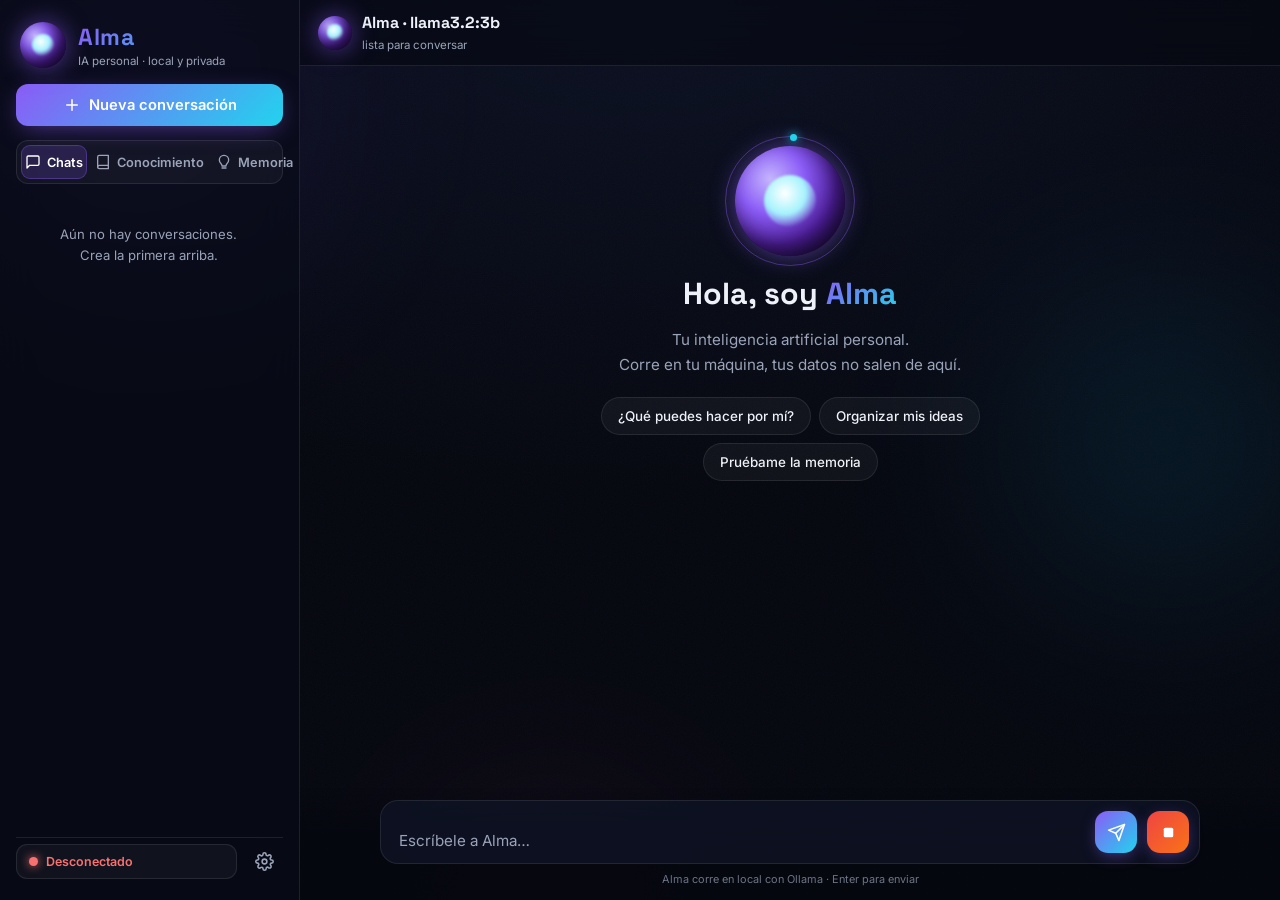
<file: index.html>
<!DOCTYPE html>
<html lang="es">
<head>
<meta charset="UTF-8">
<meta name="viewport" content="width=device-width, initial-scale=1.0, viewport-fit=cover">
<title>Alma — Tu IA personal</title>
<meta name="description" content="Alma: tu inteligencia artificial personal, local y privada.">
<link rel="preconnect" href="https://fonts.googleapis.com">
<link rel="preconnect" href="https://fonts.gstatic.com" crossorigin>
<link href="https://fonts.googleapis.com/css2?family=Space+Grotesk:wght@500;600;700&family=Inter:wght@400;500;600&display=swap" rel="stylesheet">
<link rel="stylesheet" href="styles.css">
</head>
<body>

<div class="bg-scene" aria-hidden="true">
  <div class="blob blob-a"></div>
  <div class="blob blob-b"></div>
  <div class="blob blob-c"></div>
  <div class="grain"></div>
</div>

<div class="app">

  <!-- ============ SIDEBAR ============ -->
  <aside class="sidebar" id="sidebar" aria-label="Panel lateral">
    <div class="brand">
      <div class="orb orb-sm" aria-hidden="true"><span class="orb-core"></span></div>
      <div class="brand-text">
        <h1>Alma</h1>
        <p>IA personal · local y privada</p>
      </div>
    </div>

    <button class="btn-new" id="btnNewChat">
      <svg viewBox="0 0 24 24" fill="none" stroke="currentColor" stroke-width="2" stroke-linecap="round"><path d="M12 5v14M5 12h14"/></svg>
      Nueva conversación
    </button>

    <nav class="tabs" role="tablist">
      <button class="tab active" data-tab="chats" role="tab">
        <svg viewBox="0 0 24 24" fill="none" stroke="currentColor" stroke-width="2" stroke-linecap="round" stroke-linejoin="round"><path d="M21 15a2 2 0 0 1-2 2H7l-4 4V5a2 2 0 0 1 2-2h14a2 2 0 0 1 2 2z"/></svg>
        Chats
      </button>
      <button class="tab" data-tab="knowledge" role="tab">
        <svg viewBox="0 0 24 24" fill="none" stroke="currentColor" stroke-width="2" stroke-linecap="round" stroke-linejoin="round"><path d="M4 19.5A2.5 2.5 0 0 1 6.5 17H20"/><path d="M6.5 2H20v20H6.5A2.5 2.5 0 0 1 4 19.5v-15A2.5 2.5 0 0 1 6.5 2z"/></svg>
        Conocimiento
      </button>
      <button class="tab" data-tab="memory" role="tab">
        <svg viewBox="0 0 24 24" fill="none" stroke="currentColor" stroke-width="2" stroke-linecap="round" stroke-linejoin="round"><path d="M12 2a7 7 0 0 1 7 7c0 2.4-1.2 4.2-2.6 5.6-.9.9-1.4 2-1.4 3.4H9c0-1.4-.5-2.5-1.4-3.4C6.2 13.2 5 11.4 5 9a7 7 0 0 1 7-7z"/><path d="M9 21h6"/></svg>
        Memoria
      </button>
    </nav>

    <div class="panels">
      <section class="panel active" id="panel-chats" role="tabpanel">
        <ul class="chat-list" id="chatList"></ul>
        <p class="empty-hint" id="chatsEmpty" hidden>Aún no hay conversaciones.<br>Crea la primera arriba.</p>
      </section>

      <section class="panel" id="panel-knowledge" role="tabpanel">
        <p class="panel-desc">Notas que Alma usa como contexto. Es el equivalente a tu carpeta <code>biblioteca/</code>.</p>
        <button class="btn-ghost" id="btnAddNote">
          <svg viewBox="0 0 24 24" fill="none" stroke="currentColor" stroke-width="2" stroke-linecap="round"><path d="M12 5v14M5 12h14"/></svg>
          Agregar nota
        </button>
        <ul class="note-list" id="noteList"></ul>
      </section>

      <section class="panel" id="panel-memory" role="tabpanel">
        <p class="panel-desc">Datos que Alma debe recordar siempre de ti.</p>
        <button class="btn-ghost" id="btnAddMemory">
          <svg viewBox="0 0 24 24" fill="none" stroke="currentColor" stroke-width="2" stroke-linecap="round"><path d="M12 5v14M5 12h14"/></svg>
          Agregar recuerdo
        </button>
        <ul class="memory-list" id="memoryList"></ul>
      </section>
    </div>

    <div class="sidebar-foot">
      <button class="conn-pill" id="connPill" title="Cambiar servidor">
        <span class="dot" id="connDot"></span>
        <span id="connText">Sin verificar</span>
      </button>
      <button class="icon-btn" id="btnSettings" title="Ajustes" aria-label="Ajustes">
        <svg viewBox="0 0 24 24" fill="none" stroke="currentColor" stroke-width="2" stroke-linecap="round" stroke-linejoin="round"><circle cx="12" cy="12" r="3"/><path d="M19.4 15a1.65 1.65 0 0 0 .33 1.82l.06.06a2 2 0 1 1-2.83 2.83l-.06-.06a1.65 1.65 0 0 0-1.82-.33 1.65 1.65 0 0 0-1 1.51V21a2 2 0 1 1-4 0v-.09A1.65 1.65 0 0 0 9 19.4a1.65 1.65 0 0 0-1.82.33l-.06.06a2 2 0 1 1-2.83-2.83l.06-.06a1.65 1.65 0 0 0 .33-1.82 1.65 1.65 0 0 0-1.51-1H3a2 2 0 1 1 0-4h.09A1.65 1.65 0 0 0 4.6 9a1.65 1.65 0 0 0-.33-1.82l-.06-.06a2 2 0 1 1 2.83-2.83l.06.06a1.65 1.65 0 0 0 1.82.33H9a1.65 1.65 0 0 0 1-1.51V3a2 2 0 1 1 4 0v.09a1.65 1.65 0 0 0 1 1.51 1.65 1.65 0 0 0 1.82-.33l.06-.06a2 2 0 1 1 2.83 2.83l-.06.06a1.65 1.65 0 0 0-.33 1.82V9a1.65 1.65 0 0 0 1.51 1H21a2 2 0 1 1 0 4h-.09a1.65 1.65 0 0 0-1.51 1z"/></svg>
      </button>
    </div>
  </aside>
  <div class="scrim" id="scrim"></div>

  <!-- ============ MAIN ============ -->
  <main class="main">
    <header class="topbar">
      <button class="icon-btn only-mobile" id="btnMenu" aria-label="Abrir menú">
        <svg viewBox="0 0 24 24" fill="none" stroke="currentColor" stroke-width="2" stroke-linecap="round"><path d="M4 6h16M4 12h16M4 18h16"/></svg>
      </button>
      <div class="topbar-title">
        <div class="orb orb-xs" aria-hidden="true"><span class="orb-core"></span></div>
        <div>
          <strong id="topbarModel">Alma</strong>
          <span class="topbar-sub" id="topbarSub">lista para conversar</span>
        </div>
      </div>
      <button class="icon-btn only-mobile" id="btnSettingsMobile" aria-label="Ajustes">
        <svg viewBox="0 0 24 24" fill="none" stroke="currentColor" stroke-width="2" stroke-linecap="round" stroke-linejoin="round"><circle cx="12" cy="12" r="3"/><path d="M12 2v3M12 19v3M2 12h3M19 12h3M4.9 4.9l2.1 2.1M17 17l2.1 2.1M19.1 4.9L17 7M7 17l-2.1 2.1"/></svg>
      </button>
    </header>

    <div class="chat-scroll" id="chatScroll">
      <div class="chat" id="chat"></div>

      <div class="welcome" id="welcome">
        <div class="orb orb-lg" aria-hidden="true"><span class="orb-core"></span><span class="orb-ring"></span></div>
        <h2>Hola, soy <span class="grad-text">Alma</span></h2>
        <p>Tu inteligencia artificial personal.<br>Corre en tu máquina, tus datos no salen de aquí.</p>
        <div class="chips">
          <button class="chip" data-prompt="¿Qué puedes hacer por mí?">¿Qué puedes hacer por mí?</button>
          <button class="chip" data-prompt="Ayúdame a organizar mis ideas de hoy">Organizar mis ideas</button>
          <button class="chip" data-prompt="Recuérdame algo importante sobre mí">Pruébame la memoria</button>
        </div>
      </div>

      <div class="offline-card" id="offlineCard" hidden>
        <div class="offline-icon" aria-hidden="true">
          <svg viewBox="0 0 24 24" fill="none" stroke="currentColor" stroke-width="1.5" stroke-linecap="round" stroke-linejoin="round"><path d="M5 12.55a11 11 0 0 1 14.08 0"/><path d="M8.53 16.11a6 6 0 0 1 6.95 0"/><circle cx="12" cy="19.5" r="1" fill="currentColor"/></svg>
        </div>
        <h3>Alma está desconectada</h3>
        <p>Para conversar necesitas <strong>Ollama</strong> corriendo en tu computadora. Es rápido:</p>
        <ol>
          <li>Instala Ollama desde <a href="https://ollama.com" target="_blank" rel="noopener">ollama.com</a></li>
          <li>Descarga un modelo:<br><code>ollama pull llama3.2:3b</code></li>
          <li>Inícialo permitiendo conexiones del navegador:<br><code>OLLAMA_ORIGINS=* ollama serve</code></li>
          <li>Vuelve aquí y pulsa <strong>Probar conexión</strong>.</li>
        </ol>
        <p class="offline-note">Tus notas y conversaciones viven en este navegador.<br>Nada se envía a ningún servidor externo.</p>
        <div class="offline-actions">
          <button class="btn-primary" id="btnRetryConn">Probar conexión</button>
          <button class="btn-ghost" id="btnOpenSettings">Abrir ajustes</button>
        </div>
      </div>
    </div>

    <div class="composer-wrap">
      <div class="composer glass">
        <textarea id="composer" rows="1" placeholder="Escríbele a Alma…" aria-label="Mensaje para Alma"></textarea>
        <button class="send-btn" id="btnSend" aria-label="Enviar">
          <svg viewBox="0 0 24 24" fill="none" stroke="currentColor" stroke-width="2" stroke-linecap="round" stroke-linejoin="round"><path d="M22 2 11 13"/><path d="M22 2 15 22l-4-9-9-4z"/></svg>
        </button>
        <button class="send-btn stop" id="btnStop" aria-label="Detener" hidden>
          <svg viewBox="0 0 24 24" fill="currentColor"><rect x="6" y="6" width="12" height="12" rx="2"/></svg>
        </button>
      </div>
      <p class="composer-hint">Alma corre en local con Ollama · Enter para enviar</p>
    </div>
  </main>
</div>

<!-- ============ SERVER MODAL ============ -->
<div class="modal-backdrop" id="serverModal" hidden>
  <div class="modal glass" role="dialog" aria-modal="true" aria-labelledby="serverTitle">
    <div class="modal-head">
      <h3 id="serverTitle">Servidores</h3>
      <button class="icon-btn" data-close aria-label="Cerrar">
        <svg viewBox="0 0 24 24" fill="none" stroke="currentColor" stroke-width="2" stroke-linecap="round"><path d="M18 6 6 18M6 6l12 12"/></svg>
      </button>
    </div>
    <div class="modal-body">
      <div class="browser-card">
        <div class="browser-head">
          <strong>📱 En este navegador</strong>
          <span class="browser-status" id="browserStatus">Sin modelo</span>
        </div>
        <p class="muted">Corre un <code>.gguf</code> directamente aquí, sin Ollama ni PC. Se descarga una vez y queda guardado en el navegador.</p>
        <p class="muted tiny" id="gpuNote"></p>
        <div class="browser-progress" id="browserProgress" hidden>
          <div class="browser-bar-track"><div class="browser-bar" id="browserBar"></div></div>
          <span id="browserPct" class="muted tiny"></span>
        </div>
        <p class="browser-error" id="browserError" hidden></p>
        <div class="browser-row">
          <select id="presetModel" aria-label="Modelo para descargar">
            <option value="qwen05lite">Qwen2.5 0.5B ligero · ~400 MB · el más liviano</option>
            <option value="qwen05">Qwen2.5 0.5B · ~500 MB · rápido, ideal para teléfonos</option>
            <option value="qwen15">Qwen2.5 1.5B · ~1 GB · mejor calidad, tablets y PC</option>
          </select>
          <button class="btn-primary" id="btnLoadPreset">Descargar</button>
        </div>
        <div class="browser-row">
          <button class="btn-ghost" id="btnPickGguf">Elegir archivo .gguf</button>
          <input type="file" id="fileGguf" accept=".gguf" hidden>
          <button class="btn-primary" id="btnUseBrowser" hidden>Usar en el chat</button>
        </div>
      </div>
      <h4 class="server-subtitle">Servidores Ollama</h4>
      <p class="muted">Elige dónde corre Ollama. Desde tu teléfono apunta a tu PC con su IP local (ej. <code>http://192.168.1.50:11434</code>); ambos deben estar en el mismo Wi-Fi.</p>
      <ul class="server-list" id="serverList"></ul>
      <div class="server-add">
        <input type="text" id="newServerName" placeholder="Nombre (ej. Mi PC)" maxlength="30">
        <input type="url" id="newServerUrl" placeholder="http://192.168.1.50:11434" inputmode="url">
        <button class="btn-primary" id="btnAddServer">Agregar servidor</button>
      </div>
    </div>
  </div>
</div>

<!-- ============ SETTINGS MODAL ============ -->
<div class="modal-backdrop" id="settingsModal" hidden>
  <div class="modal glass" role="dialog" aria-modal="true" aria-labelledby="settingsTitle">
    <div class="modal-head">
      <h3 id="settingsTitle">Ajustes</h3>
      <button class="icon-btn" data-close aria-label="Cerrar">
        <svg viewBox="0 0 24 24" fill="none" stroke="currentColor" stroke-width="2" stroke-linecap="round"><path d="M18 6 6 18M6 6l12 12"/></svg>
      </button>
    </div>
    <div class="modal-body">
      <div class="gguf-box">
        <div class="browser-head">
          <strong>📱 Modelo local (GGUF)</strong>
          <span class="browser-status" id="ggufStatus">Sin modelo</span>
        </div>
        <p class="muted">Corre un <code>.gguf</code> directo en el navegador, sin Ollama ni PC.</p>
        <button class="btn-primary btn-block" id="btnLoadGgufSettings">📂 Cargar modelo GGUF</button>
        <p class="muted tiny">¿No tienes un archivo? Descarga uno gratis desde la píldora de conexión.</p>
      </div>

      <label class="field">
        <span>Servidor de Ollama</span>
        <select id="setServer"></select>
        <p class="muted">Agrega o cambia servidores tocando la píldora de conexión.</p>
      </label>
      <label class="field">
        <span>Modelo</span>
        <input type="text" id="setModel" list="modelList" placeholder="llama3.2:3b" autocomplete="off">
        <datalist id="modelList"></datalist>
      </label>
      <label class="field">
        <span>Temperatura <b id="tempVal">0.7</b></span>
        <input type="range" id="setTemp" min="0" max="2" step="0.1" value="0.7">
      </label>
      <label class="field">
        <span>System prompt</span>
        <textarea id="setSystem" rows="5"></textarea>
      </label>
      <div class="conn-test">
        <button class="btn-primary" id="btnTestConn">Probar conexión</button>
        <p class="conn-result" id="connResult" aria-live="polite"></p>
      </div>
    </div>
  </div>
</div>

<!-- ============ NOTE MODAL ============ -->
<div class="modal-backdrop" id="noteModal" hidden>
  <div class="modal glass" role="dialog" aria-modal="true" aria-labelledby="noteTitle">
    <div class="modal-head">
      <h3 id="noteTitle">Nota de conocimiento</h3>
      <button class="icon-btn" data-close aria-label="Cerrar">
        <svg viewBox="0 0 24 24" fill="none" stroke="currentColor" stroke-width="2" stroke-linecap="round"><path d="M18 6 6 18M6 6l12 12"/></svg>
      </button>
    </div>
    <div class="modal-body">
      <label class="field">
        <span>Título</span>
        <input type="text" id="noteTitleInput" placeholder="Ej. Apuntes de armonía" maxlength="80">
      </label>
      <label class="field">
        <span>Contenido</span>
        <textarea id="noteContentInput" rows="8" placeholder="Escribe aquí lo que Alma debe saber…"></textarea>
      </label>
      <div class="modal-actions">
        <button class="btn-danger-ghost" id="btnDeleteNote" hidden>Eliminar</button>
        <span class="spacer"></span>
        <button class="btn-ghost" data-close>Cancelar</button>
        <button class="btn-primary" id="btnSaveNote">Guardar</button>
      </div>
    </div>
  </div>
</div>

<!-- ============ MEMORY MODAL ============ -->
<div class="modal-backdrop" id="memoryModal" hidden>
  <div class="modal glass" role="dialog" aria-modal="true" aria-labelledby="memoryTitle">
    <div class="modal-head">
      <h3 id="memoryTitle">Recuerdo</h3>
      <button class="icon-btn" data-close aria-label="Cerrar">
        <svg viewBox="0 0 24 24" fill="none" stroke="currentColor" stroke-width="2" stroke-linecap="round"><path d="M18 6 6 18M6 6l12 12"/></svg>
      </button>
    </div>
    <div class="modal-body">
      <label class="field">
        <span>Alma debe recordar que…</span>
        <textarea id="memoryInput" rows="4" placeholder="Ej. Jonathan toca clarinete y estudia educación musical"></textarea>
      </label>
      <div class="modal-actions">
        <button class="btn-danger-ghost" id="btnDeleteMemory" hidden>Eliminar</button>
        <span class="spacer"></span>
        <button class="btn-ghost" data-close>Cancelar</button>
        <button class="btn-primary" id="btnSaveMemory">Guardar</button>
      </div>
    </div>
  </div>
</div>

<!-- ============ CONFIRM MODAL ============ -->
<div class="modal-backdrop" id="confirmModal" hidden>
  <div class="modal glass modal-sm" role="dialog" aria-modal="true">
    <div class="modal-body">
      <h3 id="confirmTitle">¿Eliminar?</h3>
      <p class="muted" id="confirmText"></p>
      <div class="modal-actions">
        <span class="spacer"></span>
        <button class="btn-ghost" data-close>Cancelar</button>
        <button class="btn-danger" id="btnConfirmYes">Eliminar</button>
      </div>
    </div>
  </div>
</div>

<div class="toast" id="toast" role="status" aria-live="polite"></div>

<script src="app.js"></script>
</body>
</html>
</file>
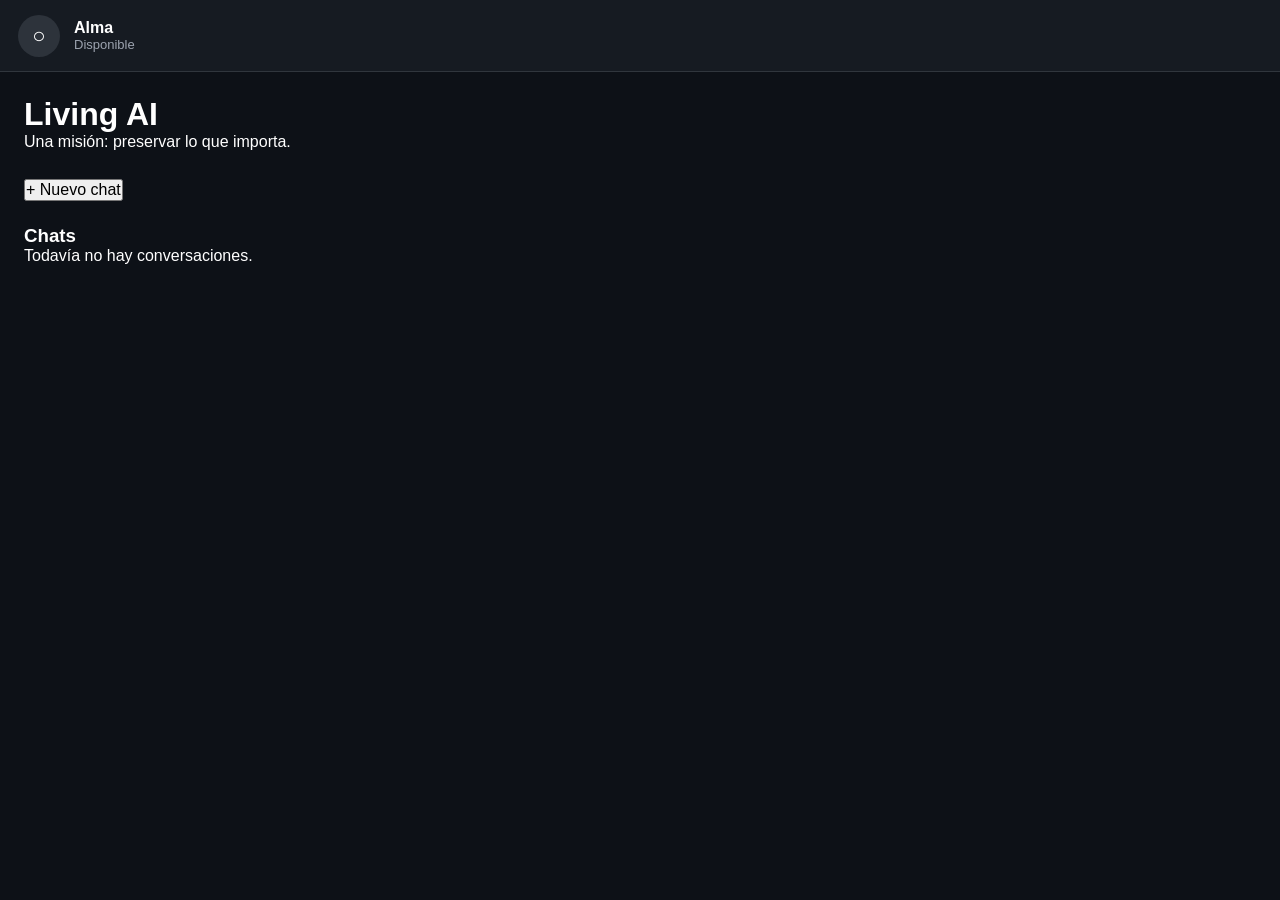
<file: prototype-v2/index.html>
<!DOCTYPE html>
<html lang="es">

<head>

    <meta charset="UTF-8">

    <meta name="viewport"
          content="width=device-width, initial-scale=1.0">

    <title>Living AI</title>

    <link rel="stylesheet" href="style.css">

</head>

<body>

    <div id="app"></div>

    <!-- Core -->

    <script src="core/ui.js"></script>
    <script src="core/navigation.js"></script>

    <!-- Engine -->

    <script src="engine/reflectionEngine.js"></script>
    
    <script src="engine/contextBuilder.js"></script>

    <script src="engine/aiEngine.js"></script> 
 
    <script src="engine/llmAdapter.js"></script>
  
    <script src="engine/memoryConsolidator.js"></script>
    
    <script src="engine/memoryEvaluator.js"></script>
    
    <script src="engine/forgetManager.js"></script>
   
    <script src="engine/intentAnalyzer.js"></script>
    
    <script src="engine/deviceDetector.js"></script>
    
    <script src="engine/deviceManager.js"></script>
    
    <script src="engine/memoryManager.js"></script>
   
    <script src="engine/personality.js"></script>
    
    <script src="engine/knowledgeManager.js"></script>
    
    <script src="engine/modelRegistry.js"></script>
    
    <script src="engine/modelLoader.js"></script>
    
    <script src="engine/modelManager.js"></script>

    <script src="engine/decisionEngine.js"></script>
    
    <script src="engine/thoughtBuilder.js"></script>
    
    <script src="engine/promptBuilder.js"></script>

    <script src="engine/llamaCpp.js"></script>
    
    <script src="engine/inferenceEngine.js"></script>
    
    <script src="engine/coreEngine.js"></script>
    
    <script src="engine/alma.js"></script>

    <script src="engine/logger.js"></script>

    <script src="engine/settings.js"></script>
    
    <script src="engine/runtime.js"></script>
    
    <script src="engine/memory.js"></script>
    
    <script src="engine/conversationManager.js"></script>

    <!-- Screens -->

    <script src="screens/home.js"></script>
    <script src="screens/chat.js"></script>
    <script src="screens/profile.js"></script>

    <!-- Inicio -->

    <script src="script.js"></script>

</body>

</html>
</file>
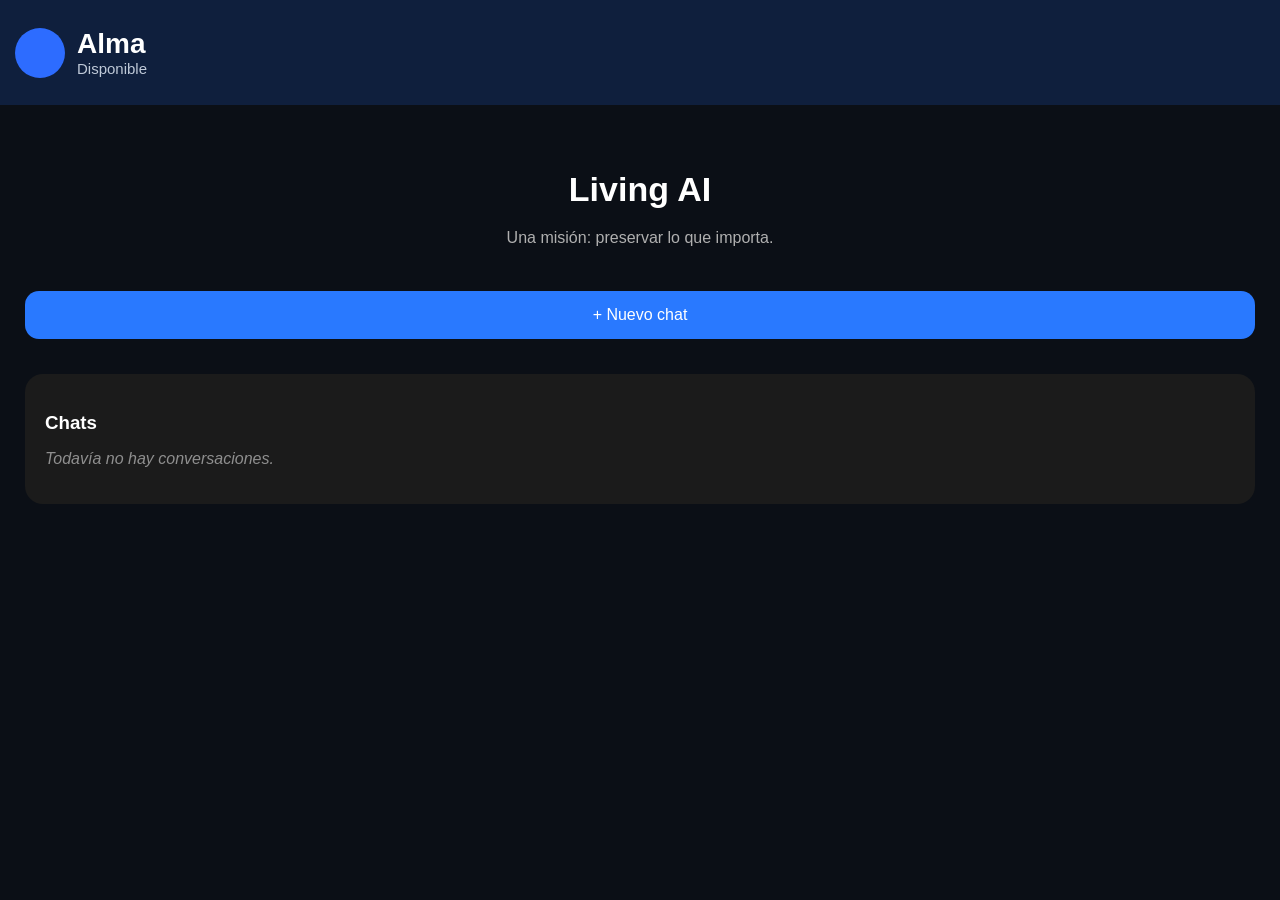
<file: prototype/index.html>
<!DOCTYPE html>

<html lang="es">

<head>

<meta charset="UTF-8">

<meta name="viewport"
content="width=device-width, initial-scale=1.0">

<title>Living AI</title>

<link rel="stylesheet" href="style.css">

</head>

<body>

<div id="app">

</div>

<script src="core/ui.js"></script>
  
<script src="engine/responses.js"></script>
  
<script src="screens/home.js"></script>

<script src="screens/chat.js"></script>

<script src="screens/profile.js"></script>

<script src="script.js"></script>

</body>

</html>
</file>
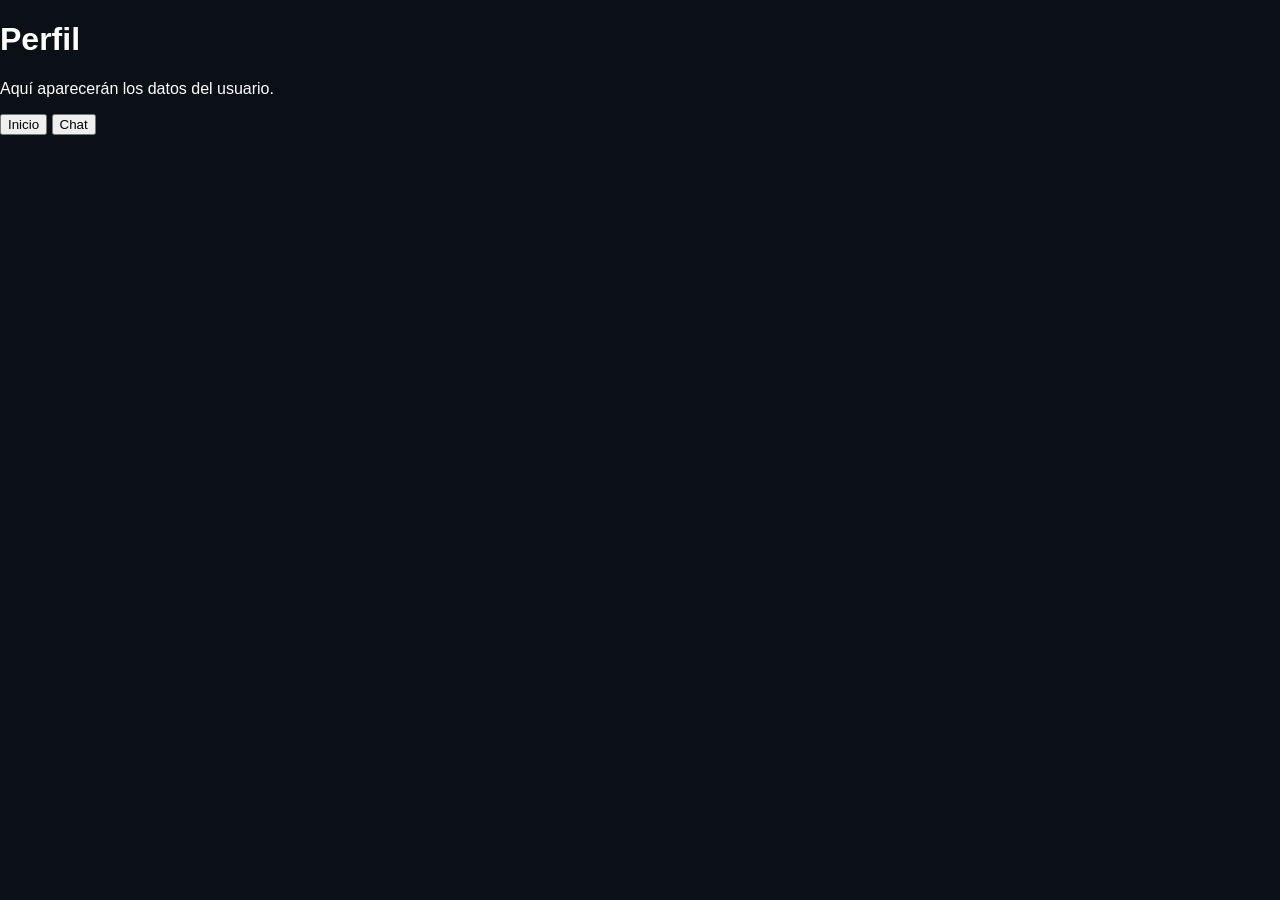
<file: prototype/profile.html>
<!DOCTYPE html>
<html lang="es">

<head>

<meta charset="UTF-8">

<meta name="viewport" content="width=device-width,initial-scale=1">

<title>Perfil</title>

<link rel="stylesheet" href="style.css">

</head>

<body>

<div class="home">

<h1>Perfil</h1>

<p>Aquí aparecerán los datos del usuario.</p>

<button onclick="location.href='index.html'">
Inicio
</button>

<button onclick="location.href='chat.html'">
Chat
</button>

</div>

</body>

</html>
</file>
<file: styles.css>
/* ============ ALMA · web client ============ */
:root{
  --bg:#05070f;
  --bg2:#0a0e1a;
  --glass:rgba(255,255,255,.045);
  --glass-strong:rgba(16,22,40,.72);
  --stroke:rgba(255,255,255,.09);
  --text:#eef1f8;
  --muted:#9aa3b8;
  --violet:#8b5cf6;
  --cyan:#22d3ee;
  --pink:#f472b6;
  --green:#34d399;
  --red:#f87171;
  --amber:#fbbf24;
  --grad:linear-gradient(135deg,var(--violet),var(--cyan));
  --font-d:'Space Grotesk',system-ui,sans-serif;
  --font-b:'Inter',system-ui,sans-serif;
  --r:16px;
}
*{box-sizing:border-box;margin:0;padding:0}
html,body{height:100%}
body{
  font-family:var(--font-b);
  background:var(--bg);
  color:var(--text);
  overflow:hidden;
  -webkit-font-smoothing:antialiased;
}
button{font-family:inherit;color:inherit;background:none;border:none;cursor:pointer}
input,textarea{font-family:inherit;color:var(--text)}

/* ---------- animated background ---------- */
.bg-scene{position:fixed;inset:0;z-index:-1;overflow:hidden;background:radial-gradient(120% 90% at 50% 0%,#0b1022 0%,var(--bg) 60%)}
.blob{position:absolute;border-radius:50%;filter:blur(90px);opacity:.5;animation:drift 22s ease-in-out infinite alternate}
.blob-a{width:44vmax;height:44vmax;left:-12vmax;top:-14vmax;background:radial-gradient(circle,#7c3aed55,transparent 65%)}
.blob-b{width:38vmax;height:38vmax;right:-10vmax;top:22%;background:radial-gradient(circle,#0ea5e955,transparent 65%);animation-delay:-8s}
.blob-c{width:30vmax;height:30vmax;left:28%;bottom:-16vmax;background:radial-gradient(circle,#ec489955,transparent 65%);animation-delay:-14s;opacity:.32}
@keyframes drift{
  from{transform:translate(0,0) scale(1)}
  to{transform:translate(6vmax,4vmax) scale(1.12)}
}
.grain{position:absolute;inset:0;opacity:.05;background-image:url("data:image/svg+xml,%3Csvg xmlns='http://www.w3.org/2000/svg' width='120' height='120'%3E%3Cfilter id='n'%3E%3CfeTurbulence type='fractalNoise' baseFrequency='.9' numOctaves='2'/%3E%3C/filter%3E%3Crect width='120' height='120' filter='url(%23n)' opacity='.6'/%3E%3C/svg%3E")}

/* ---------- layout ---------- */
.app{display:flex;height:100dvh}
.glass{background:var(--glass-strong);backdrop-filter:blur(18px);-webkit-backdrop-filter:blur(18px);border:1px solid var(--stroke)}

/* ---------- sidebar ---------- */
.sidebar{
  width:300px;flex-shrink:0;display:flex;flex-direction:column;gap:14px;
  padding:20px 16px;background:rgba(8,12,24,.66);
  backdrop-filter:blur(20px);-webkit-backdrop-filter:blur(20px);
  border-right:1px solid var(--stroke);z-index:40;
}
.brand{display:flex;align-items:center;gap:12px;padding:2px 4px}
.brand-text h1{font-family:var(--font-d);font-size:1.45rem;letter-spacing:.5px;background:var(--grad);-webkit-background-clip:text;background-clip:text;color:transparent}
.brand-text p{font-size:.72rem;color:var(--muted);margin-top:2px}

.btn-new{
  display:flex;align-items:center;justify-content:center;gap:8px;
  padding:12px;border-radius:12px;font-weight:600;font-size:.92rem;
  background:var(--grad);color:#fff;border:none;
  box-shadow:0 6px 24px -6px rgba(139,92,246,.55);
  transition:transform .15s ease,box-shadow .15s ease,filter .15s ease;
}
.btn-new:hover{transform:translateY(-1px);filter:brightness(1.08);box-shadow:0 10px 28px -6px rgba(139,92,246,.7)}
.btn-new:active{transform:translateY(0)}
.btn-new svg{width:18px;height:18px}

.tabs{display:flex;gap:4px;background:rgba(255,255,255,.04);border:1px solid var(--stroke);border-radius:12px;padding:4px}
.tab{
  flex:1;display:flex;align-items:center;justify-content:center;gap:6px;
  padding:9px 4px;border-radius:9px;font-size:.8rem;font-weight:600;color:var(--muted);
  transition:all .18s ease;
}
.tab svg{width:16px;height:16px}
.tab:hover{color:var(--text)}
.tab.active{background:rgba(139,92,246,.18);color:#fff;box-shadow:inset 0 0 0 1px rgba(139,92,246,.35)}

.panels{flex:1;overflow:hidden;position:relative;min-height:0}
.panel{display:none;height:100%;overflow-y:auto;flex-direction:column;gap:8px;padding-right:2px}
.panel.active{display:flex;animation:fadeSlide .25s ease}
@keyframes fadeSlide{from{opacity:0;transform:translateY(6px)}to{opacity:1;transform:none}}
.panel-desc{font-size:.78rem;color:var(--muted);line-height:1.5;padding:2px 4px}
.panel-desc code{background:rgba(255,255,255,.08);padding:1px 6px;border-radius:6px;font-size:.72rem}

.chat-list{list-style:none;display:flex;flex-direction:column;gap:6px}
.chat-item{
  display:flex;align-items:center;gap:8px;padding:11px 12px;border-radius:12px;
  background:transparent;border:1px solid transparent;cursor:pointer;
  transition:all .15s ease;
}
.chat-item:hover{background:rgba(255,255,255,.05)}
.chat-item.active{background:rgba(139,92,246,.14);border-color:rgba(139,92,246,.35)}
.chat-item .title{flex:1;min-width:0;font-size:.88rem;font-weight:500;white-space:nowrap;overflow:hidden;text-overflow:ellipsis}
.chat-item .title-input{flex:1;min-width:0;background:rgba(0,0,0,.35);border:1px solid var(--violet);border-radius:8px;padding:5px 8px;font-size:.85rem;outline:none}
.chat-item .mini{display:flex;gap:2px;opacity:0;transition:opacity .15s}
.chat-item:hover .mini,.chat-item.active .mini{opacity:1}
.mini-btn{padding:5px;border-radius:8px;color:var(--muted);display:flex}
.mini-btn:hover{background:rgba(255,255,255,.1);color:#fff}
.mini-btn svg{width:14px;height:14px}
.mini-btn.danger:hover{color:var(--red)}

.note-list,.memory-list{list-style:none;display:flex;flex-direction:column;gap:8px}
.note-card,.memory-card{
  background:var(--glass);border:1px solid var(--stroke);border-radius:12px;
  padding:11px 12px;cursor:pointer;transition:all .15s ease;
}
.note-card:hover,.memory-card:hover{border-color:rgba(139,92,246,.45);transform:translateY(-1px)}
.note-card h4{font-family:var(--font-d);font-size:.88rem;margin-bottom:4px}
.note-card p{font-size:.76rem;color:var(--muted);display:-webkit-box;-webkit-line-clamp:2;-webkit-box-orient:vertical;overflow:hidden;line-height:1.45}
.memory-card p{font-size:.82rem;line-height:1.5}
.memory-card .date{display:block;margin-top:6px;font-size:.68rem;color:var(--muted)}

.empty-hint{font-size:.82rem;color:var(--muted);text-align:center;padding:18px 8px;line-height:1.6}

.sidebar-foot{display:flex;align-items:center;gap:8px;padding-top:4px;border-top:1px solid var(--stroke)}
.conn-pill{
  flex:1;display:flex;align-items:center;gap:8px;padding:9px 12px;border-radius:11px;
  background:rgba(255,255,255,.04);border:1px solid var(--stroke);font-size:.78rem;font-weight:600;color:var(--muted);
  transition:all .15s;
}
.conn-pill:hover{border-color:rgba(139,92,246,.4);color:var(--text)}
.conn-pill .dot{width:9px;height:9px;border-radius:50%;background:var(--muted);flex-shrink:0;transition:background .2s}
.conn-pill.ok .dot{background:var(--green);box-shadow:0 0 10px var(--green)}
.conn-pill.ok{color:var(--green)}
.conn-pill.bad .dot{background:var(--red);box-shadow:0 0 10px var(--red)}
.conn-pill.bad{color:var(--red)}
.conn-pill.checking .dot{background:var(--amber);animation:pulse 1s infinite}
@keyframes pulse{50%{opacity:.4}}

.icon-btn{display:flex;align-items:center;justify-content:center;width:38px;height:38px;border-radius:11px;color:var(--muted);transition:all .15s;flex-shrink:0}
.icon-btn:hover{background:rgba(255,255,255,.08);color:#fff}
.icon-btn svg{width:19px;height:19px}

/* ---------- main ---------- */
.main{flex:1;display:flex;flex-direction:column;min-width:0;position:relative}
.topbar{
  display:flex;align-items:center;gap:10px;padding:12px 18px;
  border-bottom:1px solid var(--stroke);background:rgba(5,7,15,.5);
  backdrop-filter:blur(14px);-webkit-backdrop-filter:blur(14px);z-index:10;
}
.topbar-title{display:flex;align-items:center;gap:10px;flex:1;min-width:0}
.topbar-title strong{font-family:var(--font-d);font-size:1rem;display:block}
.topbar-sub{font-size:.72rem;color:var(--muted)}
.only-mobile{display:none}

.chat-scroll{flex:1;overflow-y:auto;padding:26px 18px 12px;scroll-behavior:smooth}
.chat{max-width:820px;margin:0 auto;display:flex;flex-direction:column;gap:18px}

.msg{display:flex;gap:11px;animation:msgIn .3s ease;max-width:100%}
@keyframes msgIn{from{opacity:0;transform:translateY(10px)}to{opacity:1;transform:none}}
.msg.user{flex-direction:row-reverse}
.avatar{
  width:36px;height:36px;border-radius:50%;flex-shrink:0;display:flex;align-items:center;justify-content:center;
  font-family:var(--font-d);font-weight:700;font-size:.85rem;margin-top:2px;
}
.msg.user .avatar{background:linear-gradient(135deg,#334155,#1e293b);border:1px solid var(--stroke);color:#cbd5e1}
.bubble-wrap{max-width:min(78%,640px);min-width:0}
.msg.user .bubble-wrap{margin-left:auto}
.bubble{
  padding:13px 16px;border-radius:var(--r);line-height:1.65;font-size:.93rem;overflow-wrap:break-word;
}
.msg.user .bubble{
  background:linear-gradient(135deg,rgba(139,92,246,.28),rgba(34,211,238,.16));
  border:1px solid rgba(139,92,246,.35);border-bottom-right-radius:6px;
}
.msg.alma .bubble{
  background:var(--glass);border:1px solid var(--stroke);border-bottom-left-radius:6px;
  backdrop-filter:blur(12px);-webkit-backdrop-filter:blur(12px);
}
.msg.alma .bubble.streaming::after{content:"▍";color:var(--cyan);animation:pulse 1s infinite;font-weight:300}
.meta{display:flex;align-items:center;gap:8px;margin-top:5px;font-size:.68rem;color:var(--muted)}
.msg.user .meta{justify-content:flex-end}
.copy-btn{display:flex;align-items:center;gap:4px;font-size:.68rem;color:var(--muted);padding:3px 6px;border-radius:6px;opacity:0;transition:all .15s}
.msg:hover .copy-btn{opacity:1}
.copy-btn:hover{color:var(--text);background:rgba(255,255,255,.07)}
.copy-btn svg{width:12px;height:12px}

/* markdown inside bubbles */
.bubble p{margin:0 0 .7em}.bubble p:last-child{margin-bottom:0}
.bubble h1,.bubble h2,.bubble h3,.bubble h4{font-family:var(--font-d);margin:.9em 0 .45em;line-height:1.3}
.bubble h1{font-size:1.25rem}.bubble h2{font-size:1.12rem}.bubble h3{font-size:1rem}
.bubble ul,.bubble ol{margin:.5em 0 .8em 1.3em}
.bubble li{margin:.28em 0}
.bubble code{font-family:ui-monospace,'SF Mono',Menlo,Consolas,monospace;font-size:.84em;background:rgba(139,92,246,.16);border:1px solid rgba(139,92,246,.25);padding:1px 6px;border-radius:6px}
.bubble pre{background:#070b16;border:1px solid var(--stroke);border-radius:10px;padding:13px 14px;overflow-x:auto;margin:.7em 0}
.bubble pre code{background:none;border:none;padding:0;font-size:.82rem;line-height:1.6;color:#dbe4f5}
.bubble blockquote{border-left:3px solid var(--violet);padding:2px 0 2px 12px;margin:.7em 0;color:var(--muted)}
.bubble a{color:var(--cyan)}
.bubble hr{border:none;border-top:1px solid var(--stroke);margin:.9em 0}
.bubble strong{color:#fff}

/* welcome */
.welcome{max-width:560px;margin:6vh auto 0;text-align:center;display:flex;flex-direction:column;align-items:center;gap:14px;animation:fadeSlide .5s ease}
.welcome h2{font-family:var(--font-d);font-size:1.9rem;font-weight:700}
.grad-text{background:var(--grad);-webkit-background-clip:text;background-clip:text;color:transparent}
.welcome p{color:var(--muted);line-height:1.65;font-size:.95rem}
.chips{display:flex;flex-wrap:wrap;gap:8px;justify-content:center;margin-top:6px}
.chip{
  padding:10px 16px;border-radius:999px;font-size:.84rem;font-weight:500;
  background:var(--glass);border:1px solid var(--stroke);color:var(--text);
  transition:all .18s ease;
}
.chip:hover{border-color:var(--violet);background:rgba(139,92,246,.14);transform:translateY(-2px)}

/* offline card */
.offline-card{
  max-width:560px;margin:4vh auto;padding:28px;border-radius:20px;text-align:left;
  background:rgba(248,113,113,.05);border:1px solid rgba(248,113,113,.25);
  backdrop-filter:blur(14px);-webkit-backdrop-filter:blur(14px);
  animation:fadeSlide .4s ease;
}
.offline-icon{width:52px;height:52px;border-radius:16px;display:flex;align-items:center;justify-content:center;background:rgba(248,113,113,.12);color:var(--red);margin-bottom:14px}
.offline-icon svg{width:28px;height:28px}
.offline-card h3{font-family:var(--font-d);font-size:1.25rem;margin-bottom:10px}
.offline-card p{font-size:.9rem;color:var(--muted);line-height:1.65;margin-bottom:12px}
.offline-card p strong{color:var(--text)}
.offline-card ol{margin:0 0 12px 1.2em;font-size:.88rem;line-height:1.7;color:var(--text)}
.offline-card code{font-family:ui-monospace,Menlo,Consolas,monospace;font-size:.8rem;background:rgba(0,0,0,.45);border:1px solid var(--stroke);padding:2px 8px;border-radius:7px;display:inline-block;margin:3px 0}
.offline-card a{color:var(--cyan)}
.offline-note{font-size:.8rem!important;border-top:1px solid var(--stroke);padding-top:12px}
.offline-actions{display:flex;gap:10px;margin-top:14px;flex-wrap:wrap}

/* composer */
.composer-wrap{padding:12px 18px calc(14px + env(safe-area-inset-bottom));background:linear-gradient(transparent,rgba(5,7,15,.85) 40%)}
.composer{
  max-width:820px;margin:0 auto;display:flex;align-items:flex-end;gap:10px;
  border-radius:18px;padding:10px 10px 10px 18px;
  transition:border-color .2s,box-shadow .2s;
}
.composer:focus-within{border-color:rgba(139,92,246,.55);box-shadow:0 0 0 3px rgba(139,92,246,.15)}
.composer textarea{
  flex:1;background:none;border:none;outline:none;resize:none;font-size:.95rem;line-height:1.55;
  max-height:140px;color:var(--text);
}
.composer textarea::placeholder{color:var(--muted)}
.send-btn{
  width:42px;height:42px;border-radius:13px;flex-shrink:0;display:flex;align-items:center;justify-content:center;
  background:var(--grad);color:#fff;box-shadow:0 4px 16px -4px rgba(139,92,246,.6);
  transition:transform .15s,filter .15s;
}
.send-btn:hover{transform:scale(1.06);filter:brightness(1.1)}
.send-btn:disabled{opacity:.4;cursor:default;transform:none}
.send-btn svg{width:19px;height:19px}
.send-btn.stop{background:linear-gradient(135deg,#ef4444,#f97316)}
.composer-hint{text-align:center;font-size:.68rem;color:var(--muted);margin-top:8px;opacity:.7}

/* ---------- orb ---------- */
.orb{position:relative;flex-shrink:0;border-radius:50%;
  background:radial-gradient(circle at 32% 30%,#c4b5fd 0%,var(--violet) 32%,#4c1d95 62%,#0b0620 100%);
  box-shadow:0 0 24px rgba(139,92,246,.55),inset -6px -8px 18px rgba(0,0,0,.5);
  animation:orbFloat 5s ease-in-out infinite;
}
.orb-core{position:absolute;inset:26%;border-radius:50%;background:radial-gradient(circle at 40% 35%,#fff 0%,#a5f3fc 45%,transparent 75%);filter:blur(1px);animation:corePulse 3.2s ease-in-out infinite}
.orb-ring{position:absolute;inset:-9%;border-radius:50%;border:1.5px solid rgba(139,92,246,.4);animation:ringSpin 9s linear infinite}
.orb-ring::after{content:"";position:absolute;top:-3px;left:50%;width:7px;height:7px;border-radius:50%;background:var(--cyan);box-shadow:0 0 10px var(--cyan)}
@keyframes orbFloat{0%,100%{transform:translateY(0)}50%{transform:translateY(-7px)}}
@keyframes corePulse{0%,100%{opacity:.85;transform:scale(1)}50%{opacity:1;transform:scale(1.14)}}
@keyframes ringSpin{to{transform:rotate(360deg)}}
.orb-xs{width:34px;height:34px}
.orb-sm{width:46px;height:46px}
.orb-lg{width:110px;height:110px;margin-bottom:4px}

/* ---------- buttons ---------- */
.btn-primary{
  padding:11px 20px;border-radius:12px;font-weight:600;font-size:.88rem;color:#fff;
  background:var(--grad);box-shadow:0 6px 20px -6px rgba(139,92,246,.55);
  transition:transform .15s,filter .15s;
}
.btn-primary:hover{filter:brightness(1.1);transform:translateY(-1px)}
.btn-ghost{
  display:inline-flex;align-items:center;gap:7px;padding:10px 15px;border-radius:11px;
  font-size:.85rem;font-weight:600;color:var(--text);
  background:rgba(255,255,255,.05);border:1px solid var(--stroke);transition:all .15s;
}
.btn-ghost:hover{border-color:rgba(139,92,246,.5);background:rgba(139,92,246,.12)}
.btn-ghost svg{width:15px;height:15px}
.btn-danger{padding:11px 20px;border-radius:12px;font-weight:600;font-size:.88rem;color:#fff;background:linear-gradient(135deg,#ef4444,#b91c1c);transition:filter .15s}
.btn-danger:hover{filter:brightness(1.12)}
.btn-danger-ghost{padding:10px 15px;border-radius:11px;font-size:.85rem;font-weight:600;color:var(--red);border:1px solid rgba(248,113,113,.3);transition:all .15s}
.btn-danger-ghost:hover{background:rgba(248,113,113,.12)}
.spacer{flex:1}

/* ---------- modals ---------- */
.modal-backdrop{
  position:fixed;inset:0;z-index:100;display:flex;align-items:center;justify-content:center;
  background:rgba(3,5,12,.7);backdrop-filter:blur(6px);-webkit-backdrop-filter:blur(6px);
  padding:18px;animation:fadeIn .2s ease;
}
@keyframes fadeIn{from{opacity:0}}
.modal-backdrop[hidden]{display:none}
.modal{width:100%;max-width:520px;max-height:88dvh;overflow-y:auto;border-radius:20px;padding:0;animation:modalIn .28s cubic-bezier(.2,.9,.3,1.2)}
@keyframes modalIn{from{opacity:0;transform:translateY(18px) scale(.97)}}
.modal-sm{max-width:380px}
.modal-head{display:flex;align-items:center;justify-content:space-between;padding:18px 20px;border-bottom:1px solid var(--stroke);position:sticky;top:0;background:inherit;z-index:2}
.modal-head h3{font-family:var(--font-d);font-size:1.1rem}
.modal-body{padding:20px;display:flex;flex-direction:column;gap:16px}
.modal-body h3{font-family:var(--font-d);font-size:1.15rem}
.muted{color:var(--muted);font-size:.88rem;line-height:1.6}
.field{display:flex;flex-direction:column;gap:8px}
.field span{font-size:.8rem;font-weight:600;color:var(--muted);display:flex;justify-content:space-between;align-items:center}
.field span b{color:var(--cyan);font-weight:600}
.field input[type="url"],.field input[type="text"],.field textarea{
  background:rgba(0,0,0,.35);border:1px solid var(--stroke);border-radius:11px;
  padding:12px 14px;font-size:.9rem;outline:none;transition:border-color .15s;width:100%;
}
.field input:focus,.field textarea:focus{border-color:var(--violet);box-shadow:0 0 0 3px rgba(139,92,246,.14)}
.field textarea{resize:vertical;line-height:1.6}
.field input[type="range"]{accent-color:var(--violet);height:28px}
.modal-actions{display:flex;gap:10px;align-items:center;margin-top:4px}
.conn-test{display:flex;flex-direction:column;gap:10px;border-top:1px solid var(--stroke);padding-top:16px}
.conn-result{font-size:.84rem;line-height:1.55;min-height:1.4em}
.conn-result.ok{color:var(--green)}
.conn-result.bad{color:var(--red)}

/* toast */
.toast{
  position:fixed;bottom:26px;left:50%;transform:translateX(-50%) translateY(20px);z-index:200;
  background:rgba(16,22,40,.92);border:1px solid var(--stroke);backdrop-filter:blur(12px);
  padding:12px 22px;border-radius:999px;font-size:.86rem;font-weight:500;opacity:0;pointer-events:none;
  transition:all .3s ease;max-width:90vw;text-align:center;
}
.toast.show{opacity:1;transform:translateX(-50%) translateY(0)}
.toast.error{border-color:rgba(248,113,113,.5);color:#fecaca}

/* scrollbars */
::-webkit-scrollbar{width:9px;height:9px}
::-webkit-scrollbar-track{background:transparent}
::-webkit-scrollbar-thumb{background:rgba(139,92,246,.28);border-radius:99px;border:2px solid transparent;background-clip:content-box}
::-webkit-scrollbar-thumb:hover{background:rgba(139,92,246,.5);background-clip:content-box;border:2px solid transparent}

/* ---------- responsive ---------- */
.scrim{display:none}
@media (max-width:820px){
  .only-mobile{display:flex}
  .sidebar{
    position:fixed;top:0;bottom:0;left:0;transform:translateX(-105%);
    transition:transform .3s cubic-bezier(.2,.8,.3,1);width:min(320px,86vw);
    box-shadow:24px 0 60px rgba(0,0,0,.5);
  }
  .sidebar.open{transform:none}
  .scrim{display:block;position:fixed;inset:0;z-index:30;background:rgba(2,4,10,.6);opacity:0;pointer-events:none;transition:opacity .3s}
  .scrim.show{opacity:1;pointer-events:auto}
  .chat-scroll{padding:18px 12px 8px}
  .bubble-wrap{max-width:88%}
  .welcome h2{font-size:1.6rem}
  .composer-wrap{padding:10px 10px calc(10px + env(safe-area-inset-bottom))}
  .topbar{padding:10px 12px}
  .offline-card{padding:22px 18px}
}
@media (prefers-reduced-motion:reduce){
  *,*::before,*::after{animation-duration:.001s!important;transition-duration:.001s!important}
}

/* ---------- servidores ---------- */
.server-list{list-style:none;display:flex;flex-direction:column;gap:8px;margin:10px 0 4px}
.server-item{display:flex;align-items:center;gap:8px;padding:10px 12px;border-radius:12px;border:1px solid var(--stroke);background:rgba(255,255,255,.03);transition:border-color .15s,background .15s}
.server-item.active{border-color:rgba(139,92,246,.55);background:rgba(139,92,246,.1)}
.server-main{flex:1;min-width:0;text-align:left;display:flex;flex-direction:column;gap:2px;cursor:pointer}
.server-name{font-weight:600;font-size:.9rem}
.server-url{font-size:.76rem;color:var(--muted);white-space:nowrap;overflow:hidden;text-overflow:ellipsis}
.server-item .mini-btn{opacity:.55;flex-shrink:0}
.server-item .mini-btn:hover{opacity:1}
.server-add{display:flex;flex-direction:column;gap:8px;margin-top:10px;padding-top:14px;border-top:1px solid var(--stroke)}
.server-add input{background:rgba(0,0,0,.35);border:1px solid var(--stroke);border-radius:11px;padding:11px 13px;font-size:.88rem;outline:none;width:100%;color:var(--text)}
.server-add input:focus{border-color:var(--violet);box-shadow:0 0 0 3px rgba(139,92,246,.14)}
.field select{background:rgba(0,0,0,.35);border:1px solid var(--stroke);border-radius:11px;padding:12px 14px;font-size:.9rem;outline:none;width:100%;color:var(--text)}
.field select:focus{border-color:var(--violet);box-shadow:0 0 0 3px rgba(139,92,246,.14)}
.field .muted{margin-top:2px}

/* ---------- modo navegador (GGUF local) ---------- */
.browser-card{border:1px solid rgba(139,92,246,.35);background:rgba(139,92,246,.07);border-radius:14px;padding:13px;margin-bottom:14px}
.browser-head{display:flex;align-items:center;justify-content:space-between;gap:8px;margin-bottom:6px}
.browser-head strong{font-size:.92rem}
.browser-status{font-size:.75rem;color:var(--muted);text-align:right}
.browser-status.ok{color:#4ade80}
.browser-status.cached{color:#fbbf24}
.browser-status.loading{color:#a78bfa}
.browser-card .muted{margin:4px 0}
.browser-card .tiny{font-size:.76rem}
.browser-row{display:flex;gap:8px;margin-top:10px}
.browser-row select{flex:1;min-width:0;background:rgba(0,0,0,.35);border:1px solid var(--stroke);border-radius:11px;padding:11px 12px;font-size:.82rem;outline:none;color:var(--text)}
.browser-row select:focus{border-color:var(--violet)}
.browser-row .btn-primary,.browser-row .btn-ghost{white-space:nowrap}
.browser-progress{margin-top:10px}
.browser-bar-track{height:8px;border-radius:99px;background:rgba(255,255,255,.08);overflow:hidden}
.browser-bar{height:100%;width:0;border-radius:99px;background:linear-gradient(90deg,var(--violet),var(--cyan));transition:width .2s}
.server-subtitle{font-size:.85rem;margin:2px 0 2px;color:var(--text)}

/* ---------- caja GGUF en ajustes ---------- */
.gguf-box{border:1px solid rgba(139,92,246,.35);background:rgba(139,92,246,.07);border-radius:14px;padding:13px;margin-bottom:14px}
.gguf-box .muted{margin:6px 0}
.gguf-box .tiny{font-size:.76rem}
.btn-block{width:100%;justify-content:center;margin-top:8px}

/* ---------- error del modo navegador ---------- */
.browser-error{font-size:.8rem;color:#f87171;background:rgba(248,113,113,.08);border:1px solid rgba(248,113,113,.3);border-radius:10px;padding:9px 11px;margin-top:10px;word-break:break-word}
</file>
<file: prototype-v2/style.css>
*{
    margin:0;
    padding:0;
    box-sizing:border-box;
}

body{

    background:#0d1117;

    color:white;

    font-family:Arial,Helvetica,sans-serif;

}

button{

    font:inherit;

    cursor:pointer;

}

input{

    font:inherit;

}

#app{

    min-height:100vh;

}

/* ---------- TOPBAR ---------- */

.topbar{

    height:72px;

    display:flex;

    align-items:center;

    gap:14px;

    padding:0 18px;

    background:#161b22;

    border-bottom:1px solid #30363d;

}

.topbar-left{

    display:flex;

    align-items:center;

    gap:12px;

}

.back-button{

    width:38px;

    height:38px;

    border:none;

    border-radius:50%;

    background:#2383e2;

    color:white;

    display:flex;

    justify-content:center;

    align-items:center;

    font-size:18px;

}

.avatar{

    width:42px;

    height:42px;

    border-radius:50%;

    background:#2d333b;

    display:flex;

    justify-content:center;

    align-items:center;

    font-size:22px;

}

.title{

    font-weight:bold;

}

.status{

    font-size:13px;

    color:#9ca3af;

}

/* ---------- HOME ---------- */

.screen{

    padding:24px;

}

.welcome{

    margin-bottom:28px;

}

.chat-list{

    margin-top:24px;

}

.chat-item{

    width:100%;

    margin-top:10px;

    padding:14px;

    border:none;

    border-radius:12px;

    background:#1f2937;

    color:white;

    text-align:left;

}

/* ---------- CHAT ---------- */

.chat-container{

    padding:20px;

    display:flex;

    flex-direction:column;

    gap:12px;

    min-height:calc(100vh - 150px);

}

.message{

    padding:12px 16px;

    border-radius:16px;

    max-width:75%;

}

.message.alma{

    background:#1f2937;

    align-self:flex-start;

}

.message.user{

    background:#2383e2;

    align-self:flex-end;

}

.input-area{

    display:flex;

    gap:10px;

    padding:16px;

    border-top:1px solid #30363d;

}

.input-area input{

    flex:1;

    padding:12px;

    border:none;

    border-radius:12px;

    background:#1f2937;

    color:white;

}

.input-area button{

    padding:12px 18px;

    border:none;

    border-radius:12px;

    background:#2383e2;

    color:white;

}
</file>
<file: prototype/style.css>
body{
    margin:0;
    background:#0b0f16;
    font-family:Arial,sans-serif;
    color:white;
}

/* ===========================
   Barra superior
=========================== */

.topbar{
    height:75px;
    background:#0f1f3d;
    display:flex;
    align-items:center;
    padding:15px;
}

.avatar{
    width:50px;
    height:50px;
    border-radius:50%;
    margin-right:12px;
    background:#2d6cff;
}

.title{
    font-size:28px;
    font-weight:bold;
}

.status{
    color:#bfc9d8;
    font-size:15px;
}

/* ===========================
   Pantalla Inicio
=========================== */

.screen{
    padding:25px;
}

.welcome{
    text-align:center;
    margin:40px 0;
}

.welcome h1{
    font-size:34px;
    margin-bottom:10px;
}

.welcome p{
    color:#b0b0b0;
    line-height:1.6;
}

.screen button{
    width:100%;
    padding:15px;
    margin-bottom:35px;
    border:none;
    border-radius:14px;
    background:#2979ff;
    color:white;
    font-size:16px;
    cursor:pointer;
    transition:background 0.2s ease;
}

.screen button:hover{
    background:#438cff;
}

.chat-list{
    background:#1b1b1b;
    border-radius:18px;
    padding:20px;
}

.chat-list h3{
    margin-bottom:15px;
}

.empty{
    color:#8f8f8f;
    font-style:italic;
}

/* ===========================
   Chat
=========================== */

.chat-container{
    display:flex;
    flex-direction:column;
    gap:14px;
    padding:20px;
    height:60vh;
    overflow-y:auto;
}

.message{
    max-width:75%;
    padding:12px 16px;
    border-radius:18px;
    font-size:15px;
    line-height:1.5;
    word-wrap:break-word;
    animation:aparecer 0.25s ease;
}

.message.alma{
    background:#5b3fd1;
    color:white;
    align-self:flex-start;
}

.message.user{
    background:#2979ff;
    color:white;
    align-self:flex-end;
}

.typing{
    color:gray;
    font-style:italic;
    font-size:14px;
}

/* ===========================
   Entrada de mensaje
=========================== */

.input-area{
    display:flex;
    gap:10px;
    padding:15px;
    position:sticky;
    bottom:0;
    background:#101010;
}

.input-area input{
    flex:1;
    border:none;
    border-radius:12px;
    padding:12px;
    font-size:15px;
}

.input-area button{
    border:none;
    border-radius:12px;
    padding:12px 18px;
    background:#2979ff;
    color:white;
    cursor:pointer;
    transition:background 0.2s ease;
}

.input-area button:hover{
    background:#438cff;
}

/* ===========================
   Animaciones
=========================== */

@keyframes aparecer{

    from{
        opacity:0;
        transform:translateY(10px);
    }

    to{
        opacity:1;
        transform:translateY(0);
    }

}
</file>
